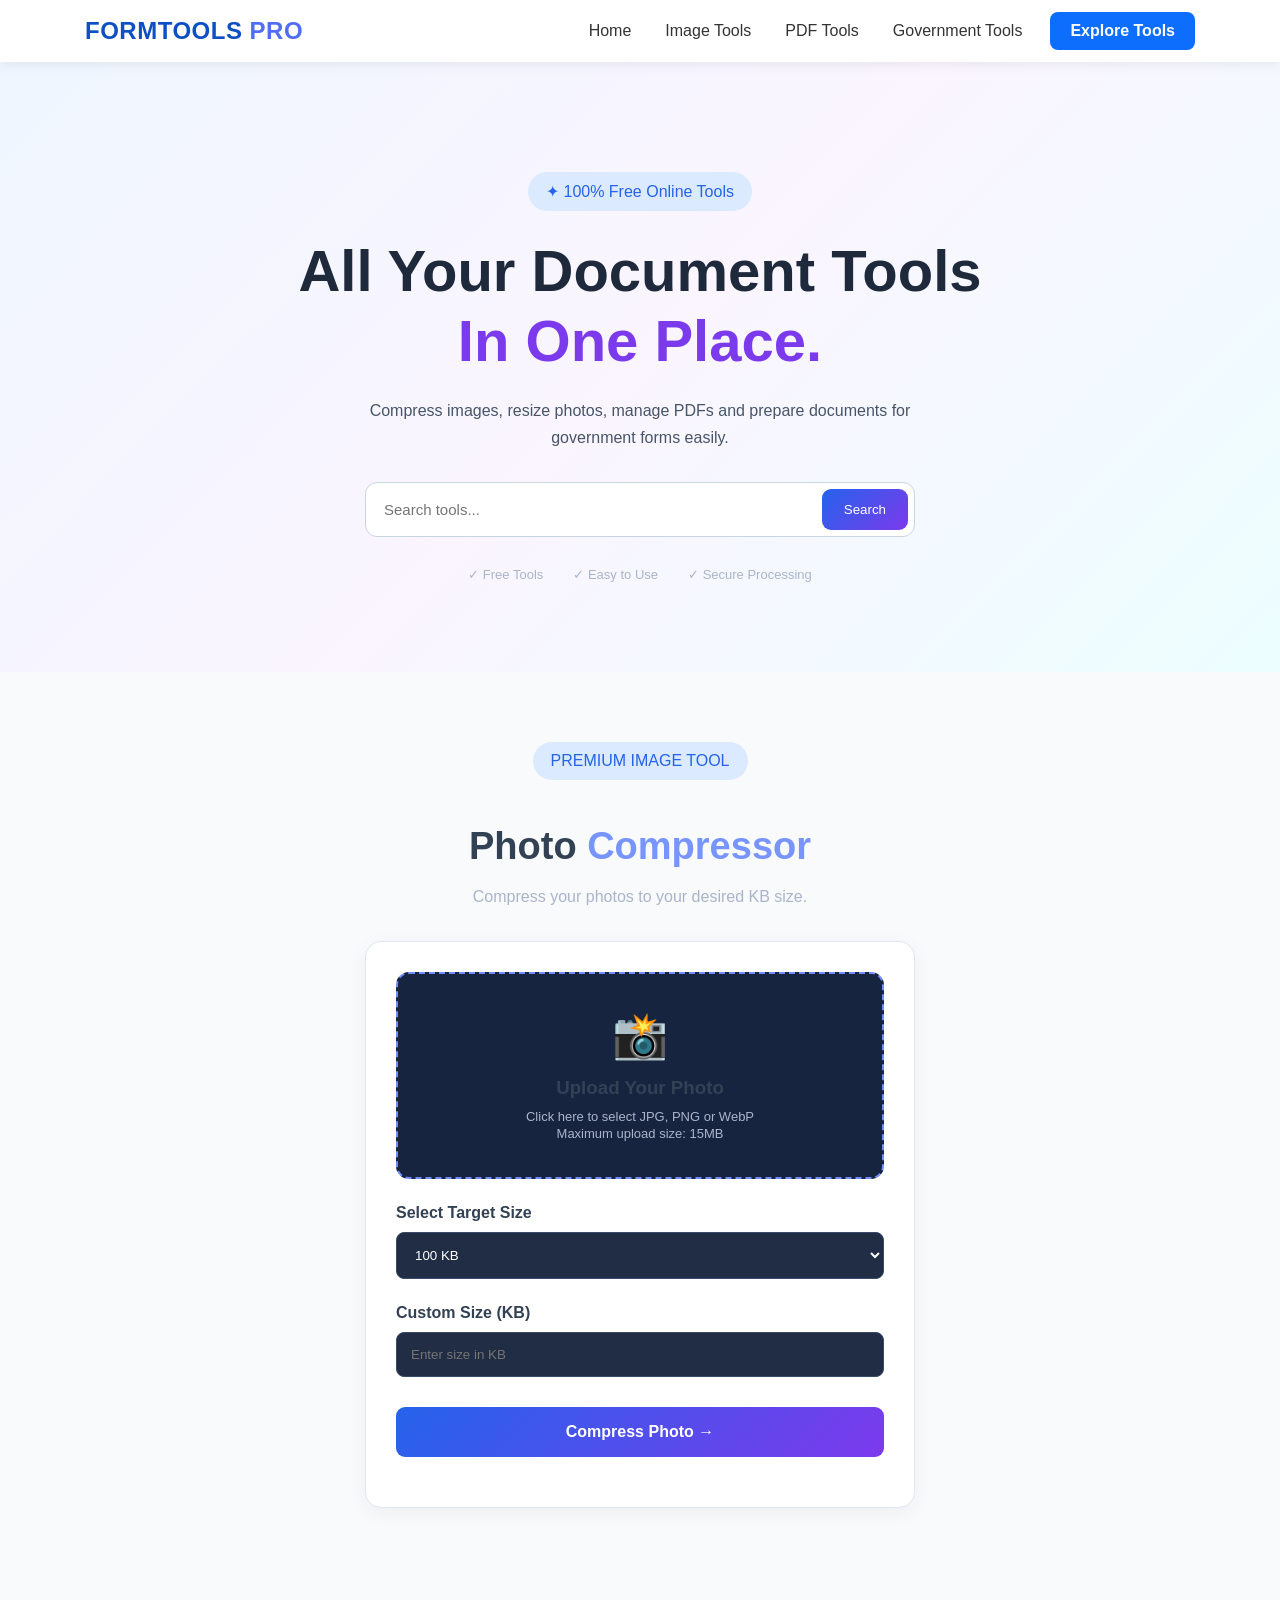
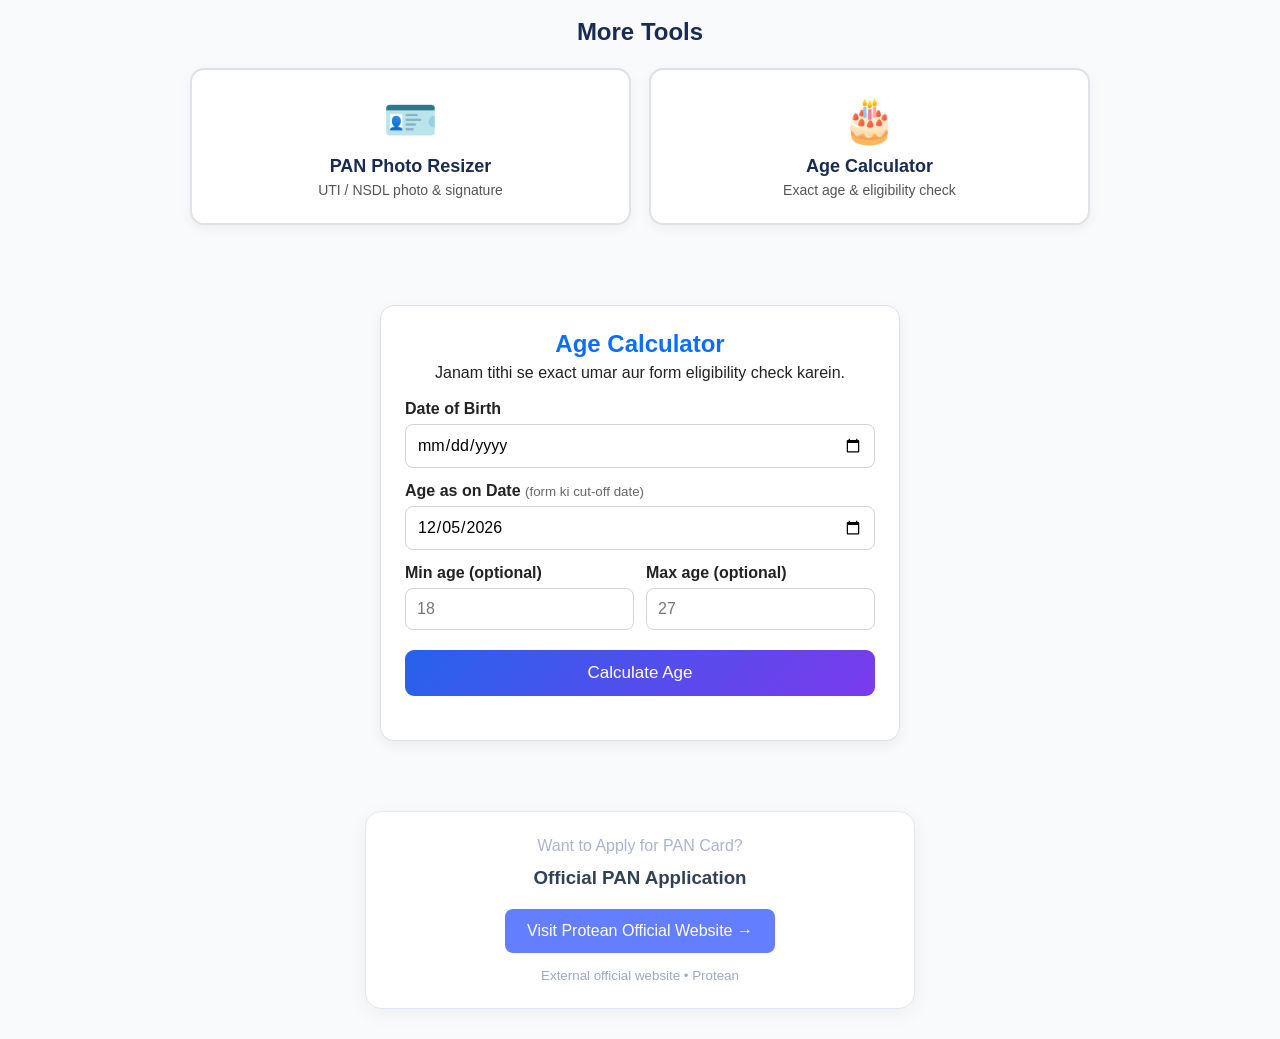
<file: INDEX.HTML>
<!DOCTYPE html>
<html lang="en">
<head>
    <meta charset="UTF-8">
    <meta name="viewport" content="width=device-width, initial-scale=1.0">
    <title>FormTools Pro - Free Online Tools</title>
    <link rel="stylesheet" href="style.css">
</head>
<body>

<div class="fnav" id="top">
  <div class="fnav-in">
    <a href="#top" class="fnav-logo">FORMTOOLS <span>PRO</span></a>

    <button class="fnav-burger" id="fnavBurger" type="button" aria-label="Menu">☰</button>

    <div class="fnav-menu" id="fnavMenu">
      <a href="#top">Home</a>
      <a href="#image-tools">Image Tools</a>
      <a href="#pdf-tools">PDF Tools</a>
      <a href="#pan-auto">Government Tools</a>
      <a href="#image-tools" class="fnav-btn">Explore Tools</a>
    </div>
  </div>

  <style>
    html{scroll-behavior:smooth}
    .fnav{position:sticky;top:0;z-index:1000;background:rgba(255,255,255,.92);
      backdrop-filter:blur(8px);box-shadow:0 2px 12px rgba(0,0,0,.08)}
    .fnav-in{max-width:1150px;margin:auto;padding:12px 20px;display:flex;align-items:center;
      justify-content:space-between;gap:16px}
    .fnav-logo{font-size:24px;font-weight:800;color:#0d4fc4;text-decoration:none;letter-spacing:.5px;white-space:nowrap}
    .fnav-logo span{color:#4f6df5}
    .fnav-menu{display:flex;align-items:center;gap:6px}
    .fnav-menu a{text-decoration:none;color:#333;font-size:16px;padding:8px 14px;border-radius:8px;
      white-space:nowrap;transition:background .2s,color .2s}
    .fnav-menu a:hover{background:#eef4ff;color:#0d6efd}
    .fnav-menu a.fnav-btn{background:#0d6efd;color:#fff;font-weight:600;margin-left:8px;padding:10px 20px}
    .fnav-menu a.fnav-btn:hover{background:#0b5ed7;color:#fff}
    .fnav-burger{display:none;background:none;border:0;font-size:28px;color:#0d4fc4;cursor:pointer}

    @media (max-width:800px){
      .fnav-burger{display:block}
      .fnav-menu{display:none;position:absolute;top:100%;left:0;right:0;background:#fff;
        flex-direction:column;align-items:stretch;padding:10px 16px 16px;gap:4px;
        box-shadow:0 8px 14px rgba(0,0,0,.1)}
      .fnav-menu.open{display:flex}
      .fnav-menu a{padding:12px 14px}
      .fnav-menu a.fnav-btn{margin:8px 0 0;text-align:center}
    }
  </style>

  <script>
    (function () {
      var b = document.getElementById('fnavBurger'), m = document.getElementById('fnavMenu');
      b.addEventListener('click', function () { m.classList.toggle('open'); });
      m.querySelectorAll('a').forEach(function (a) {
        a.addEventListener('click', function () { m.classList.remove('open'); });
      });
    })();
  </script>
</div>


<section class="hero">
    <div class="badge">✦ 100% Free Online Tools</div>

    <h1>All Your Document Tools<br>
        <span>In One Place.</span>
    </h1>

    <p>Compress images, resize photos, manage PDFs and prepare documents for government forms easily.</p>

    <div class="search-box">
        <input type="text" id="searchInput"
        placeholder="Search tools...">
        <button onclick="searchTools()">Search</button>
    </div>

    <div class="hero-info">
        <span>✓ Free Tools</span>
        <span>✓ Easy to Use</span>
        <span>✓ Secure Processing</span>
    </div>
</section>
<section class="compressor-section" id="compressor">

    <div class="compressor-heading">
        <span class="badge">PREMIUM IMAGE TOOL</span>
        <h2>Photo <span>Compressor</span></h2>
        <p>Compress your photos to your desired KB size.</p>
    </div>

    <div class="compressor-box">

        <label for="photoInput" class="upload-area">
            <div class="upload-icon">📸</div>
            <h3>Upload Your Photo</h3>
            <p>Click here to select JPG, PNG or WebP</p>
            <span>Maximum upload size: 15MB</span>
        </label>

        <input type="file" id="photoInput"
        accept="image/jpeg,image/png,image/webp">

        <div id="previewBox" class="preview-box">
            <img id="previewImage" alt="Photo preview">
        </div>

        <div class="size-control">
            <label>Select Target Size</label>

            <select id="targetSize">
                <option value="20">20 KB</option>
                <option value="50">50 KB</option>
                <option value="100" selected>100 KB</option>
                <option value="200">200 KB</option>
                <option value="500">500 KB</option>
            

<section class="tools-section" id="image-tools">
    <div class="section-heading">
        <h2>Image Tools</h2>
        <p>Resize and compress your images easily.</p>
    </div>

    <div class="tools-grid">
        <div class="tool-card">
      <div class="icon">🪪</div>
      <h3>PAN Photo Resizer</h3>
      <p>Resize photo & signature for UTI / NSDL.</p>
      <button onclick="fmShow('pan-auto')">Use Tool →</button>
    </div>

    <div class="tool-card">
      <div class="icon">🎂</div>
      <h3>Age Calculator</h3>
      <p>Exact age and form eligibility check.</p>
      <button onclick="fmShow('age-calc')">Use Tool →</button>
    </div>

    <style>
      /* Ye dono tools shuru mein chhupe rahenge, card dabane par khulenge */
      #pan-auto, #age-calc { display: none; }
    </style>
    <script>
      function fmShow(id) {
        ['pan-auto', 'age-calc'].forEach(function (x) {
          var e = document.getElementById(x);
          if (e) e.style.display = (x === id) ? 'block' : 'none';
        });
        var t = document.getElementById(id);
        if (t) t.scrollIntoView({ behavior: 'smooth', block: 'start' });
      }
      // Navbar ka "Government Tools" link bhi PAN tool khole
      document.addEventListener('DOMContentLoaded', function () {
        document.querySelectorAll('a[href="#pan-auto"]').forEach(function (a) {
          a.addEventListener('click', function (ev) { ev.preventDefault(); fmShow('pan-auto'); });
        });
      });
    </script>


        <div class="tool-card">
            <div class="icon">📸</div>
            <h3>Photo Compressor</h3>
            <p>Reduce photo size to 20KB, 50KB or 100KB.</p>
            <button onclick="openTool('compressor')">Use Tool →</button>
        </div>

        <div class="tool-card">
            <div class="icon">🖼️</div>
            <h3>Photo Resizer</h3>
            <p>Resize photos according to required dimensions.</p>
            <button onclick="openTool('resizer')">Use Tool →</button>
        </div>

        <div class="tool-card">
            <div class="icon">✂️</div>
            <h3>Image Cropper</h3>
            <p>Crop your image in different sizes.</p>
            <button onclick="openTool('cropper')">Use Tool →</button>
        </div>

    </div>
</section>

<section class="tools-section" id="pdf-tools">
    <div class="section-heading">
        <h2>PDF Tools</h2>
        <p>Manage your PDF documents in seconds.</p>
    </div>

    <div class="tools-grid">

        <div class="tool-card">
            <div class="icon">📄</div>
            <h3>PDF Compressor</h3>
            <p>Reduce the size of your PDF documents.</p>
            <button onclick="openTool('pdfcompress')">Use Tool →</button>
        </div>

        <div class="tool-card">
            <div class="icon">🔗</div>
            <h3>Merge PDF</h3>
            <p>Combine multiple PDF files into one.</p>
            <button onclick="openTool('merge')">Use Tool →</button>
        </div>

        <div class="tool-card">
            <div class="icon">📑</div>
            <h3>JPG to PDF</h3>
            <p>Convert your images into PDF files.</p>
            <button onclick="openTool('jpgpdf')">Use Tool →</button>
        </div>

    </div>
</section>

<section class="tools-section" id="gov-tools">
    <div class="section-heading">
        <h2>Government Form Tools</h2>
        <p>Prepare photos and signatures for applications.</p>
    </div>

    <div class="tools-grid">

        <div class="tool-card">
            <div class="icon">🪪</div>
            <h3>PAN Card Photo</h3>
            <p>Prepare your photo according to application requirements.</p>
            <button onclick="openTool('pan')">Use Tool →</button>
        </div>

        <div class="tool-card">
            <div class="icon">✍️</div>
            <h3>Signature Resizer</h3>
            <p>Resize your signature for online forms.</p>
            <button onclick="openTool('signature')">Use Tool →</button>
        </div>

        <div class="tool-card">
            <div class="icon">🎓</div>
            <h3>Exam Photo Maker</h3>
            <p>Prepare photos for competitive exam applications.</p>
            <button onclick="openTool('exam')">Use Tool →</button>
        </div>

    </div>
</section>

<footer>
    <h2>FORMTOOLS PRO</h2>
    <p>Free Online Tools For Everyone.</p>
    <p>© 2026 FormTools Pro. All Rights Reserved.</p>
</footer>
<!-- PHOTO COMPRESSOR TOOL -->

</select>
        </div>

        <div class="size-control">
            <label>Custom Size (KB)</label>
            <input type="number" id="customSize"
            placeholder="Enter size in KB" min="1" max="10000">
        </div>

        <button class="compress-btn" id="compressBtn">
            Compress Photo →
        </button>

        <div id="resultBox" class="result-box">
            <h3>Compression Result</h3>
            <p id="resultText"></p>
            <button id="downloadBtn">Download Photo ↓</button>
        </div>

        <p id="statusMessage"></p>

    </div>
</section>
<section class="more-tools" id="more-tools">
  <h2>More Tools</h2>
  <div class="mt-grid">

    <a class="mt-card" href="pan-tool.html">
      <div class="mt-ico">🪪</div>
      <b>PAN Photo Resizer</b>
      <span>UTI / NSDL photo & signature</span>
    </a>

    <a class="mt-card" href="age-tool.html">
      <div class="mt-ico">🎂</div>
      <b>Age Calculator</b>
      <span>Exact age & eligibility check</span>
    </a>

  </div>

  <style>
    .more-tools{padding:40px 16px;text-align:center}
    .more-tools h2{margin:0 0 22px;color:#1b2a52}
    .mt-grid{max-width:900px;margin:auto;display:grid;grid-template-columns:repeat(auto-fit,minmax(220px,1fr));gap:18px}
    .mt-card{display:block;background:#fff;border:2px solid #dee2e6;border-radius:14px;padding:24px 16px;
      text-decoration:none;box-shadow:0 4px 12px rgba(0,0,0,.05);transition:.2s}
    .mt-card:hover{border-color:#0d6efd;transform:translateY(-4px)}
    .mt-ico{font-size:44px}
    .mt-card b{display:block;margin:10px 0 4px;font-size:18px;color:#1b2a52}
    .mt-card span{font-size:14px;color:#555}
  </style>
</section>

<section class="age-section" id="age-calc">
  <div class="age-box">
    <h2>Age Calculator</h2>
    <p>Janam tithi se exact umar aur form eligibility check karein.</p>

    <label for="ageDob">Date of Birth</label>
    <input type="date" id="ageDob">

    <label for="ageOn">Age as on Date <small>(form ki cut-off date)</small></label>
    <input type="date" id="ageOn">

    <div class="age-elig">
      <div>
        <label for="ageMin">Min age (optional)</label>
        <input type="number" id="ageMin" min="0" placeholder="18">
      </div>
      <div>
        <label for="ageMax">Max age (optional)</label>
        <input type="number" id="ageMax" min="0" placeholder="27">
      </div>
    </div>

    <button id="ageBtn" type="button">Calculate Age</button>
    <div id="ageResult"></div>
  </div>

  <style>
    .age-section{padding:40px 16px}
    .age-box{max-width:520px;margin:auto;background:#fff;border:1px solid #dee2e6;border-radius:14px;
      padding:24px;box-shadow:0 4px 14px rgba(0,0,0,.06);color:#222}
    .age-box h2{text-align:center;color:#0d6efd;margin:0 0 6px}
    .age-box p{text-align:center;margin:0 0 18px}
    .age-box label{display:block;margin:14px 0 6px;font-weight:600}
    .age-box small{font-weight:400;color:#666}
    .age-box input{width:100%;box-sizing:border-box;padding:11px;border:1px solid #ced4da;border-radius:8px;font-size:16px}
    .age-elig{display:flex;gap:12px}
    .age-elig>div{flex:1}
    #ageBtn{width:100%;margin-top:20px;background:#0d6efd;color:#fff;border:0;border-radius:8px;
      padding:13px;font-size:17px;cursor:pointer}
    #ageResult{margin-top:20px}
    .age-main{background:#eef4ff;border:2px solid #0d6efd;border-radius:10px;padding:16px;text-align:center;
      font-size:22px;font-weight:700;color:#0b4fb3}
    .age-list{margin:14px 0 0;padding:0;list-style:none}
    .age-list li{padding:9px 0;border-bottom:1px solid #eee;display:flex;justify-content:space-between;gap:10px}
    .age-ok{margin-top:14px;padding:12px;border-radius:8px;text-align:center;font-weight:700;background:#d1e7dd;color:#0f5132}
    .age-no{margin-top:14px;padding:12px;border-radius:8px;text-align:center;font-weight:700;background:#f8d7da;color:#842029}
    .age-err{color:#842029;text-align:center;font-weight:600}
  </style>

  <script>
  (function () {
    const $ = id => document.getElementById(id);
    const dobEl = $('ageDob'), onEl = $('ageOn'), out = $('ageResult');

    // "As on" ki default date aaj ki
    const t = new Date();
    onEl.value = t.getFullYear() + '-' + String(t.getMonth() + 1).padStart(2, '0') + '-' + String(t.getDate()).padStart(2, '0');

    const parse = s => { const [y, m, d] = s.split('-').map(Number); return { y, m: m - 1, d }; };
    const utc = o => Date.UTC(o.y, o.m, o.d);
    const fmt = ms => new Date(ms).toLocaleDateString('en-IN', { day: 'numeric', month: 'long', year: 'numeric', timeZone: 'UTC' });

    $('ageBtn').addEventListener('click', function () {
      if (!dobEl.value || !onEl.value) { out.innerHTML = '<p class="age-err">Date of Birth aur As-on date dono bharein.</p>'; return; }
      const dob = parse(dobEl.value), on = parse(onEl.value);
      if (utc(dob) > utc(on)) { out.innerHTML = '<p class="age-err">Janam tithi, As-on date se pehle honi chahiye.</p>'; return; }

      let y = on.y - dob.y, m = on.m - dob.m, d = on.d - dob.d;
      if (d < 0) { m--; d += new Date(on.y, on.m, 0).getDate(); }
      if (m < 0) { y--; m += 12; }

      const DAY = 86400000;
      const totalDays = Math.round((utc(on) - utc(dob)) / DAY);
      let next = Date.UTC(on.y, dob.m, dob.d);
      if (next < utc(on)) next = Date.UTC(on.y + 1, dob.m, dob.d);
      const daysLeft = Math.round((next - utc(on)) / DAY);
      const weekday = new Date(utc(dob)).toLocaleDateString('en-IN', { weekday: 'long', timeZone: 'UTC' });

      let html = '<div class="age-main">' + y + ' Years, ' + m + ' Months, ' + d + ' Days</div>' +
        '<ul class="age-list">' +
        '<li><span>Total Months</span><b>' + (y * 12 + m) + '</b></li>' +
        '<li><span>Total Days</span><b>' + totalDays.toLocaleString('en-IN') + '</b></li>' +
        '<li><span>Next Birthday</span><b>' + (daysLeft === 0 ? 'Aaj hai! 🎉' : fmt(next) + ' (' + daysLeft + ' din baad)') + '</b></li>' +
        '<li><span>Janam ka din</span><b>' + weekday + '</b></li>' +
        '</ul>';

      const minV = $('ageMin').value, maxV = $('ageMax').value;
      if (minV !== '' || maxV !== '') {
        const okMin = minV === '' || y >= Number(minV);
        const okMax = maxV === '' || y <= Number(maxV);
        html += (okMin && okMax)
          ? '<div class="age-ok">✔ Eligible — umar limit ke andar hai</div>'
          : '<div class="age-no">✘ Eligible nahi — ' + (!okMin ? 'umar minimum se kam hai' : 'umar maximum se zyada hai') + '</div>';
      }
      out.innerHTML = html;
    });
  })();
  </script>
</section>

<script>
(function () {
  // Size/KB yahan edit karein — official site se verify zaroor karein.
  const SPECS = {
    UTI:  { photo:{w:213,h:213,kb:30}, sign:{w:400,h:200,kb:30}, doc:{w:null,h:null,kb:200} },
    NSDL: { photo:{w:213,h:213,kb:50}, sign:{w:354,h:157,kb:50}, doc:{w:null,h:null,kb:300} }
  };

  const $ = id => document.getElementById(id);
  const val = n => (document.querySelector('input[name=' + n + ']:checked') || {}).value;
  const msg = $('panMsg');

  function getSpec() {
    const p = val('panProv'), t = val('panType');
    return p && t ? SPECS[p][t] : null;
  }

  function showSpec() {
    const s = getSpec();
    $('panSpec').textContent = s
      ? 'Size: ' + (s.w ? s.w + '×' + s.h + ' px' : 'original') + ' • Max ' + s.kb + ' KB • JPG'
      : 'Pehle UTI/NSDL aur Type select karein.';
  }
  document.querySelectorAll('input[name=panProv], input[name=panType]')
    .forEach(r => r.addEventListener('change', showSpec));

  $('panImage').addEventListener('change', function () {
    const f = this.files[0];
    msg.textContent = f
      ? 'Photo mil gayi: ' + f.name + ' (' + (f.size / 1024).toFixed(0) + ' KB). Ab "Resize PAN Photo" dabayein.'
      : '';
  });

  function loadImage(file) {
    return new Promise((resolve, reject) => {
      const img = new Image();
      img.onload = () => resolve(img);
      img.onerror = () => reject(new Error('Ye image khul nahi rahi. JPG ya PNG try karein.'));
      img.src = URL.createObjectURL(file);
    });
  }
  const toBlob = (c, q) => new Promise(r => c.toBlob(r, 'image/jpeg', q));

  $('panResizeBtn').addEventListener('click', async function () {
    try {
      const s = getSpec();
      const f = $('panImage').files[0];
      if (!s) { msg.textContent = 'Pehle UTI/NSDL aur Type select karein.'; return; }
      if (!f) { msg.textContent = 'Pehle photo choose karein.'; return; }

      msg.textContent = 'Resize ho raha hai...';
      const img = await loadImage(f);

      let w = s.w || img.naturalWidth, h = s.h || img.naturalHeight;
      if (!s.w) {
        const m = Math.max(w, h);
        if (m > 1600) { w = Math.round(w * 1600 / m); h = Math.round(h * 1600 / m); }
      }
      const c = document.createElement('canvas');
      c.width = w; c.height = h;
      const x = c.getContext('2d');
      x.fillStyle = '#fff'; x.fillRect(0, 0, w, h);
      x.drawImage(img, 0, 0, w, h);

      let q = 0.95, blob = await toBlob(c, q);
      while (blob && blob.size > s.kb * 1024 && q > 0.1) { q -= 0.05; blob = await toBlob(c, q); }
      if (!blob) throw new Error('Image ban nahi paayi.');

      const url = URL.createObjectURL(blob);
      msg.textContent = blob.size <= s.kb * 1024
        ? 'Ho gaya: ' + w + '×' + h + ' px, ' + (blob.size / 1024).toFixed(1) + ' KB'
        : 'Size ' + (blob.size / 1024).toFixed(1) + ' KB hai, limit se zyada — chhoti image try karein.';
      $('panPreview').innerHTML = '<img src="' + url + '">';
      const a = $('panDownload');
      a.href = url;
      a.download = val('panProv') + '_' + val('panType') + '.jpg';
      a.style.display = 'inline-block';
    } catch (err) {
      msg.textContent = 'Error: ' + err.message;
    }
  });

  msg.textContent = 'Tool ready hai.';
})();
</script>


<div class="official-pan">
    <p>Want to Apply for PAN Card?</p>

    <h3>Official PAN Application</h3>

    <a href="https://www.protean-tinpan.com/"
       target="_blank"
       rel="noopener noreferrer"
       class="protean-link">

        Visit Protean Official Website →
    </a>

    <small>External official website • Protean</small>
</div>

<script src="script.js"></script>
</body>
</html>
</file>
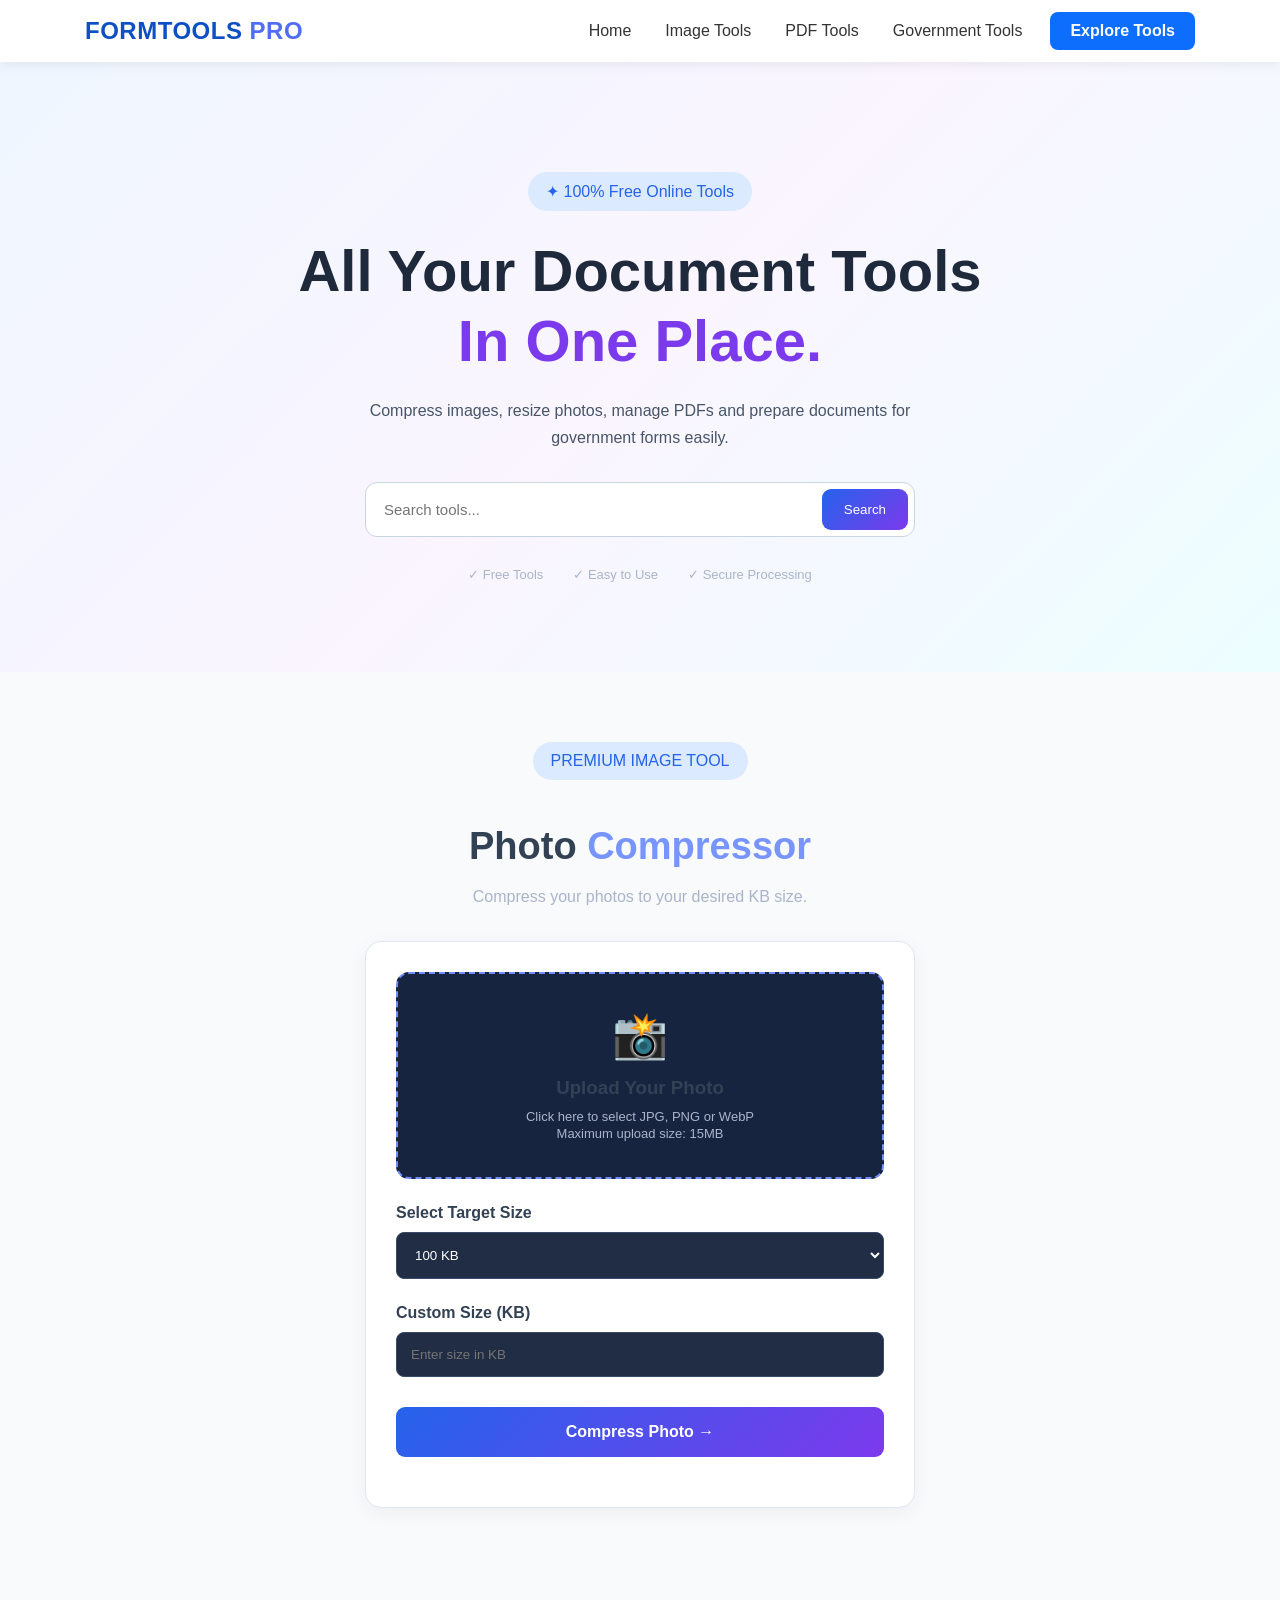
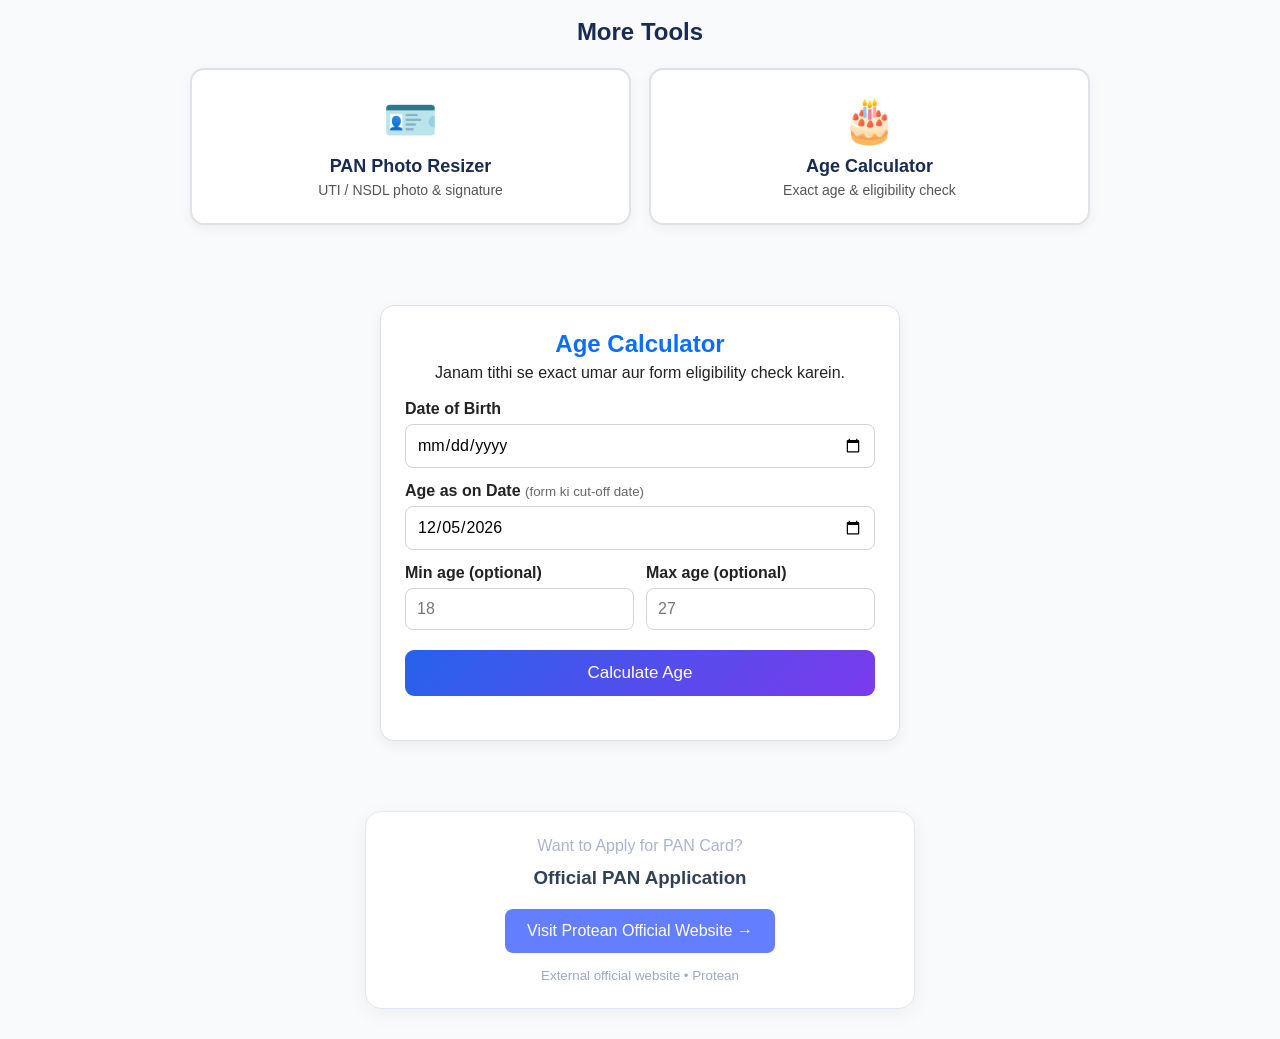
<file: index.html>
<!DOCTYPE html>
<html lang="en">
<head>
    <meta charset="UTF-8">
    <meta name="viewport" content="width=device-width, initial-scale=1.0">
    <title>FormTools Pro - Free Online Tools</title>
    <meta name="description" content="FormTools Pro: free online PAN card photo resizer, photo compressor to KB, age calculator and more tools for government forms.">
    <link rel="stylesheet" href="style.css">
</head>
<body>

<div class="fnav" id="top">
  <div class="fnav-in">
    <a href="#top" class="fnav-logo">FORMTOOLS <span>PRO</span></a>

    <button class="fnav-burger" id="fnavBurger" type="button" aria-label="Menu">☰</button>

    <div class="fnav-menu" id="fnavMenu">
      <a href="#top">Home</a>
      <a href="#image-tools">Image Tools</a>
      <a href="#pdf-tools">PDF Tools</a>
      <a href="pan-tool.html">Government Tools</a>
      <a href="#image-tools" class="fnav-btn">Explore Tools</a>
    </div>
  </div>

  <style>
    html{scroll-behavior:smooth}
    .fnav{position:sticky;top:0;z-index:1000;background:rgba(255,255,255,.92);
      backdrop-filter:blur(8px);box-shadow:0 2px 12px rgba(0,0,0,.08)}
    .fnav-in{max-width:1150px;margin:auto;padding:12px 20px;display:flex;align-items:center;
      justify-content:space-between;gap:16px}
    .fnav-logo{font-size:24px;font-weight:800;color:#0d4fc4;text-decoration:none;letter-spacing:.5px;white-space:nowrap}
    .fnav-logo span{color:#4f6df5}
    .fnav-menu{display:flex;align-items:center;gap:6px}
    .fnav-menu a{text-decoration:none;color:#333;font-size:16px;padding:8px 14px;border-radius:8px;
      white-space:nowrap;transition:background .2s,color .2s}
    .fnav-menu a:hover{background:#eef4ff;color:#0d6efd}
    .fnav-menu a.fnav-btn{background:#0d6efd;color:#fff;font-weight:600;margin-left:8px;padding:10px 20px}
    .fnav-menu a.fnav-btn:hover{background:#0b5ed7;color:#fff}
    .fnav-burger{display:none;background:none;border:0;font-size:28px;color:#0d4fc4;cursor:pointer}

    @media (max-width:800px){
      .fnav-burger{display:block}
      .fnav-menu{display:none;position:absolute;top:100%;left:0;right:0;background:#fff;
        flex-direction:column;align-items:stretch;padding:10px 16px 16px;gap:4px;
        box-shadow:0 8px 14px rgba(0,0,0,.1)}
      .fnav-menu.open{display:flex}
      .fnav-menu a{padding:12px 14px}
      .fnav-menu a.fnav-btn{margin:8px 0 0;text-align:center}
    }
  </style>

  <script>
    (function () {
      var b = document.getElementById('fnavBurger'), m = document.getElementById('fnavMenu');
      b.addEventListener('click', function () { m.classList.toggle('open'); });
      m.querySelectorAll('a').forEach(function (a) {
        a.addEventListener('click', function () { m.classList.remove('open'); });
      });
    })();
  </script>
</div>


<section class="hero">
    <div class="badge">✦ 100% Free Online Tools</div>

    <h1>All Your Document Tools<br>
        <span>In One Place.</span>
    </h1>

    <p>Compress images, resize photos, manage PDFs and prepare documents for government forms easily.</p>

    <div class="search-box">
        <input type="text" id="searchInput"
        placeholder="Search tools...">
        <button onclick="searchTools()">Search</button>
    </div>

    <div class="hero-info">
        <span>✓ Free Tools</span>
        <span>✓ Easy to Use</span>
        <span>✓ Secure Processing</span>
    </div>
</section>
<section class="compressor-section" id="compressor">

    <div class="compressor-heading">
        <span class="badge">PREMIUM IMAGE TOOL</span>
        <h2>Photo <span>Compressor</span></h2>
        <p>Compress your photos to your desired KB size.</p>
    </div>

    <div class="compressor-box">

        <label for="photoInput" class="upload-area">
            <div class="upload-icon">📸</div>
            <h3>Upload Your Photo</h3>
            <p>Click here to select JPG, PNG or WebP</p>
            <span>Maximum upload size: 15MB</span>
        </label>

        <input type="file" id="photoInput"
        accept="image/jpeg,image/png,image/webp">

        <div id="previewBox" class="preview-box">
            <img id="previewImage" alt="Photo preview">
        </div>

        <div class="size-control">
            <label>Select Target Size</label>

            <select id="targetSize">
                <option value="20">20 KB</option>
                <option value="50">50 KB</option>
                <option value="100" selected>100 KB</option>
                <option value="200">200 KB</option>
                <option value="500">500 KB</option>
            

<section class="tools-section" id="image-tools">
    <div class="section-heading">
        <h2>Image Tools</h2>
        <p>Resize and compress your images easily.</p>
    </div>

    <div class="tools-grid">
        <div class="tool-card">
      <div class="icon">🪪</div>
      <h3>PAN Photo Resizer</h3>
      <p>Resize photo & signature for UTI / NSDL.</p>
      <button onclick="fmShow('pan-auto')">Use Tool →</button>
    </div>

    <div class="tool-card">
      <div class="icon">🎂</div>
      <h3>Age Calculator</h3>
      <p>Exact age and form eligibility check.</p>
      <button onclick="fmShow('age-calc')">Use Tool →</button>
    </div>

    <style>
      /* Ye dono tools shuru mein chhupe rahenge, card dabane par khulenge */
      #pan-auto, #age-calc { display: none; }
    </style>
    <script>
      function fmShow(id) {
        ['pan-auto', 'age-calc'].forEach(function (x) {
          var e = document.getElementById(x);
          if (e) e.style.display = (x === id) ? 'block' : 'none';
        });
        var t = document.getElementById(id);
        if (t) t.scrollIntoView({ behavior: 'smooth', block: 'start' });
      }
      // Navbar ka "Government Tools" link bhi PAN tool khole
      document.addEventListener('DOMContentLoaded', function () {
        document.querySelectorAll('a[href="#pan-auto"]').forEach(function (a) {
          a.addEventListener('click', function (ev) { ev.preventDefault(); fmShow('pan-auto'); });
        });
      });
    </script>


        <div class="tool-card">
            <div class="icon">📸</div>
            <h3>Photo Compressor</h3>
            <p>Reduce photo size to 20KB, 50KB or 100KB.</p>
            <button onclick="openTool('compressor')">Use Tool →</button>
        </div>

        <div class="tool-card">
            <div class="icon">🖼️</div>
            <h3>Photo Resizer</h3>
            <p>Resize photos according to required dimensions.</p>
            <button onclick="openTool('resizer')">Use Tool →</button>
        </div>

        <div class="tool-card">
            <div class="icon">✂️</div>
            <h3>Image Cropper</h3>
            <p>Crop your image in different sizes.</p>
            <button onclick="openTool('cropper')">Use Tool →</button>
        </div>

    </div>
</section>

<section class="tools-section" id="pdf-tools">
    <div class="section-heading">
        <h2>PDF Tools</h2>
        <p>Manage your PDF documents in seconds.</p>
    </div>

    <div class="tools-grid">

        <div class="tool-card">
            <div class="icon">📄</div>
            <h3>PDF Compressor</h3>
            <p>Reduce the size of your PDF documents.</p>
            <button onclick="openTool('pdfcompress')">Use Tool →</button>
        </div>

        <div class="tool-card">
            <div class="icon">🔗</div>
            <h3>Merge PDF</h3>
            <p>Combine multiple PDF files into one.</p>
            <button onclick="openTool('merge')">Use Tool →</button>
        </div>

        <div class="tool-card">
            <div class="icon">📑</div>
            <h3>JPG to PDF</h3>
            <p>Convert your images into PDF files.</p>
            <button onclick="openTool('jpgpdf')">Use Tool →</button>
        </div>

    </div>
</section>

<section class="tools-section" id="gov-tools">
    <div class="section-heading">
        <h2>Government Form Tools</h2>
        <p>Prepare photos and signatures for applications.</p>
    </div>

    <div class="tools-grid">

        <div class="tool-card">
            <div class="icon">🪪</div>
            <h3>PAN Card Photo</h3>
            <p>Prepare your photo according to application requirements.</p>
            <button onclick="openTool('pan')">Use Tool →</button>
        </div>

        <div class="tool-card">
            <div class="icon">✍️</div>
            <h3>Signature Resizer</h3>
            <p>Resize your signature for online forms.</p>
            <button onclick="openTool('signature')">Use Tool →</button>
        </div>

        <div class="tool-card">
            <div class="icon">🎓</div>
            <h3>Exam Photo Maker</h3>
            <p>Prepare photos for competitive exam applications.</p>
            <button onclick="openTool('exam')">Use Tool →</button>
        </div>

    </div>
</section>

<footer>
    <h2>FORMTOOLS PRO</h2>
    <p>Free Online Tools For Everyone.</p>
    <p>© 2026 FormTools Pro. All Rights Reserved.</p>
</footer>
<!-- PHOTO COMPRESSOR TOOL -->

</select>
        </div>

        <div class="size-control">
            <label>Custom Size (KB)</label>
            <input type="number" id="customSize"
            placeholder="Enter size in KB" min="1" max="10000">
        </div>

        <button class="compress-btn" id="compressBtn">
            Compress Photo →
        </button>

        <div id="resultBox" class="result-box">
            <h3>Compression Result</h3>
            <p id="resultText"></p>
            <button id="downloadBtn">Download Photo ↓</button>
        </div>

        <p id="statusMessage"></p>

    </div>
</section>
<section class="more-tools" id="more-tools">
  <h2>More Tools</h2>
  <div class="mt-grid">

    <a class="mt-card" href="pan-tool.html">
      <div class="mt-ico">🪪</div>
      <b>PAN Photo Resizer</b>
      <span>UTI / NSDL photo & signature</span>
    </a>

    <a class="mt-card" href="age-tool.html">
      <div class="mt-ico">🎂</div>
      <b>Age Calculator</b>
      <span>Exact age & eligibility check</span>
    </a>

  </div>

  <style>
    .more-tools{padding:40px 16px;text-align:center}
    .more-tools h2{margin:0 0 22px;color:#1b2a52}
    .mt-grid{max-width:900px;margin:auto;display:grid;grid-template-columns:repeat(auto-fit,minmax(220px,1fr));gap:18px}
    .mt-card{display:block;background:#fff;border:2px solid #dee2e6;border-radius:14px;padding:24px 16px;
      text-decoration:none;box-shadow:0 4px 12px rgba(0,0,0,.05);transition:.2s}
    .mt-card:hover{border-color:#0d6efd;transform:translateY(-4px)}
    .mt-ico{font-size:44px}
    .mt-card b{display:block;margin:10px 0 4px;font-size:18px;color:#1b2a52}
    .mt-card span{font-size:14px;color:#555}
  </style>
</section>

<section class="age-section" id="age-calc">
  <div class="age-box">
    <h2>Age Calculator</h2>
    <p>Janam tithi se exact umar aur form eligibility check karein.</p>

    <label for="ageDob">Date of Birth</label>
    <input type="date" id="ageDob">

    <label for="ageOn">Age as on Date <small>(form ki cut-off date)</small></label>
    <input type="date" id="ageOn">

    <div class="age-elig">
      <div>
        <label for="ageMin">Min age (optional)</label>
        <input type="number" id="ageMin" min="0" placeholder="18">
      </div>
      <div>
        <label for="ageMax">Max age (optional)</label>
        <input type="number" id="ageMax" min="0" placeholder="27">
      </div>
    </div>

    <button id="ageBtn" type="button">Calculate Age</button>
    <div id="ageResult"></div>
  </div>

  <style>
    .age-section{padding:40px 16px}
    .age-box{max-width:520px;margin:auto;background:#fff;border:1px solid #dee2e6;border-radius:14px;
      padding:24px;box-shadow:0 4px 14px rgba(0,0,0,.06);color:#222}
    .age-box h2{text-align:center;color:#0d6efd;margin:0 0 6px}
    .age-box p{text-align:center;margin:0 0 18px}
    .age-box label{display:block;margin:14px 0 6px;font-weight:600}
    .age-box small{font-weight:400;color:#666}
    .age-box input{width:100%;box-sizing:border-box;padding:11px;border:1px solid #ced4da;border-radius:8px;font-size:16px}
    .age-elig{display:flex;gap:12px}
    .age-elig>div{flex:1}
    #ageBtn{width:100%;margin-top:20px;background:#0d6efd;color:#fff;border:0;border-radius:8px;
      padding:13px;font-size:17px;cursor:pointer}
    #ageResult{margin-top:20px}
    .age-main{background:#eef4ff;border:2px solid #0d6efd;border-radius:10px;padding:16px;text-align:center;
      font-size:22px;font-weight:700;color:#0b4fb3}
    .age-list{margin:14px 0 0;padding:0;list-style:none}
    .age-list li{padding:9px 0;border-bottom:1px solid #eee;display:flex;justify-content:space-between;gap:10px}
    .age-ok{margin-top:14px;padding:12px;border-radius:8px;text-align:center;font-weight:700;background:#d1e7dd;color:#0f5132}
    .age-no{margin-top:14px;padding:12px;border-radius:8px;text-align:center;font-weight:700;background:#f8d7da;color:#842029}
    .age-err{color:#842029;text-align:center;font-weight:600}
  </style>

  <script>
  (function () {
    const $ = id => document.getElementById(id);
    const dobEl = $('ageDob'), onEl = $('ageOn'), out = $('ageResult');

    // "As on" ki default date aaj ki
    const t = new Date();
    onEl.value = t.getFullYear() + '-' + String(t.getMonth() + 1).padStart(2, '0') + '-' + String(t.getDate()).padStart(2, '0');

    const parse = s => { const [y, m, d] = s.split('-').map(Number); return { y, m: m - 1, d }; };
    const utc = o => Date.UTC(o.y, o.m, o.d);
    const fmt = ms => new Date(ms).toLocaleDateString('en-IN', { day: 'numeric', month: 'long', year: 'numeric', timeZone: 'UTC' });

    $('ageBtn').addEventListener('click', function () {
      if (!dobEl.value || !onEl.value) { out.innerHTML = '<p class="age-err">Date of Birth aur As-on date dono bharein.</p>'; return; }
      const dob = parse(dobEl.value), on = parse(onEl.value);
      if (utc(dob) > utc(on)) { out.innerHTML = '<p class="age-err">Janam tithi, As-on date se pehle honi chahiye.</p>'; return; }

      let y = on.y - dob.y, m = on.m - dob.m, d = on.d - dob.d;
      if (d < 0) { m--; d += new Date(on.y, on.m, 0).getDate(); }
      if (m < 0) { y--; m += 12; }

      const DAY = 86400000;
      const totalDays = Math.round((utc(on) - utc(dob)) / DAY);
      let next = Date.UTC(on.y, dob.m, dob.d);
      if (next < utc(on)) next = Date.UTC(on.y + 1, dob.m, dob.d);
      const daysLeft = Math.round((next - utc(on)) / DAY);
      const weekday = new Date(utc(dob)).toLocaleDateString('en-IN', { weekday: 'long', timeZone: 'UTC' });

      let html = '<div class="age-main">' + y + ' Years, ' + m + ' Months, ' + d + ' Days</div>' +
        '<ul class="age-list">' +
        '<li><span>Total Months</span><b>' + (y * 12 + m) + '</b></li>' +
        '<li><span>Total Days</span><b>' + totalDays.toLocaleString('en-IN') + '</b></li>' +
        '<li><span>Next Birthday</span><b>' + (daysLeft === 0 ? 'Aaj hai! 🎉' : fmt(next) + ' (' + daysLeft + ' din baad)') + '</b></li>' +
        '<li><span>Janam ka din</span><b>' + weekday + '</b></li>' +
        '</ul>';

      const minV = $('ageMin').value, maxV = $('ageMax').value;
      if (minV !== '' || maxV !== '') {
        const okMin = minV === '' || y >= Number(minV);
        const okMax = maxV === '' || y <= Number(maxV);
        html += (okMin && okMax)
          ? '<div class="age-ok">✔ Eligible — umar limit ke andar hai</div>'
          : '<div class="age-no">✘ Eligible nahi — ' + (!okMin ? 'umar minimum se kam hai' : 'umar maximum se zyada hai') + '</div>';
      }
      out.innerHTML = html;
    });
  })();
  </script>
</section>

<script>
(function () {
  // Size/KB yahan edit karein — official site se verify zaroor karein.
  const SPECS = {
    UTI:  { photo:{w:213,h:213,kb:30}, sign:{w:400,h:200,kb:30}, doc:{w:null,h:null,kb:200} },
    NSDL: { photo:{w:213,h:213,kb:50}, sign:{w:354,h:157,kb:50}, doc:{w:null,h:null,kb:300} }
  };

  const $ = id => document.getElementById(id);
  const val = n => (document.querySelector('input[name=' + n + ']:checked') || {}).value;
  const msg = $('panMsg');

  function getSpec() {
    const p = val('panProv'), t = val('panType');
    return p && t ? SPECS[p][t] : null;
  }

  function showSpec() {
    const s = getSpec();
    $('panSpec').textContent = s
      ? 'Size: ' + (s.w ? s.w + '×' + s.h + ' px' : 'original') + ' • Max ' + s.kb + ' KB • JPG'
      : 'Pehle UTI/NSDL aur Type select karein.';
  }
  document.querySelectorAll('input[name=panProv], input[name=panType]')
    .forEach(r => r.addEventListener('change', showSpec));

  $('panImage').addEventListener('change', function () {
    const f = this.files[0];
    msg.textContent = f
      ? 'Photo mil gayi: ' + f.name + ' (' + (f.size / 1024).toFixed(0) + ' KB). Ab "Resize PAN Photo" dabayein.'
      : '';
  });

  function loadImage(file) {
    return new Promise((resolve, reject) => {
      const img = new Image();
      img.onload = () => resolve(img);
      img.onerror = () => reject(new Error('Ye image khul nahi rahi. JPG ya PNG try karein.'));
      img.src = URL.createObjectURL(file);
    });
  }
  const toBlob = (c, q) => new Promise(r => c.toBlob(r, 'image/jpeg', q));

  $('panResizeBtn').addEventListener('click', async function () {
    try {
      const s = getSpec();
      const f = $('panImage').files[0];
      if (!s) { msg.textContent = 'Pehle UTI/NSDL aur Type select karein.'; return; }
      if (!f) { msg.textContent = 'Pehle photo choose karein.'; return; }

      msg.textContent = 'Resize ho raha hai...';
      const img = await loadImage(f);

      let w = s.w || img.naturalWidth, h = s.h || img.naturalHeight;
      if (!s.w) {
        const m = Math.max(w, h);
        if (m > 1600) { w = Math.round(w * 1600 / m); h = Math.round(h * 1600 / m); }
      }
      const c = document.createElement('canvas');
      c.width = w; c.height = h;
      const x = c.getContext('2d');
      x.fillStyle = '#fff'; x.fillRect(0, 0, w, h);
      x.drawImage(img, 0, 0, w, h);

      let q = 0.95, blob = await toBlob(c, q);
      while (blob && blob.size > s.kb * 1024 && q > 0.1) { q -= 0.05; blob = await toBlob(c, q); }
      if (!blob) throw new Error('Image ban nahi paayi.');

      const url = URL.createObjectURL(blob);
      msg.textContent = blob.size <= s.kb * 1024
        ? 'Ho gaya: ' + w + '×' + h + ' px, ' + (blob.size / 1024).toFixed(1) + ' KB'
        : 'Size ' + (blob.size / 1024).toFixed(1) + ' KB hai, limit se zyada — chhoti image try karein.';
      $('panPreview').innerHTML = '<img src="' + url + '">';
      const a = $('panDownload');
      a.href = url;
      a.download = val('panProv') + '_' + val('panType') + '.jpg';
      a.style.display = 'inline-block';
    } catch (err) {
      msg.textContent = 'Error: ' + err.message;
    }
  });

  msg.textContent = 'Tool ready hai.';
})();
</script>


<div class="official-pan">
    <p>Want to Apply for PAN Card?</p>

    <h3>Official PAN Application</h3>

    <a href="https://www.protean-tinpan.com/"
       target="_blank"
       rel="noopener noreferrer"
       class="protean-link">

        Visit Protean Official Website →
    </a>

    <small>External official website • Protean</small>
</div>

<script src="script.js"></script>
</body>
</html>
</file>
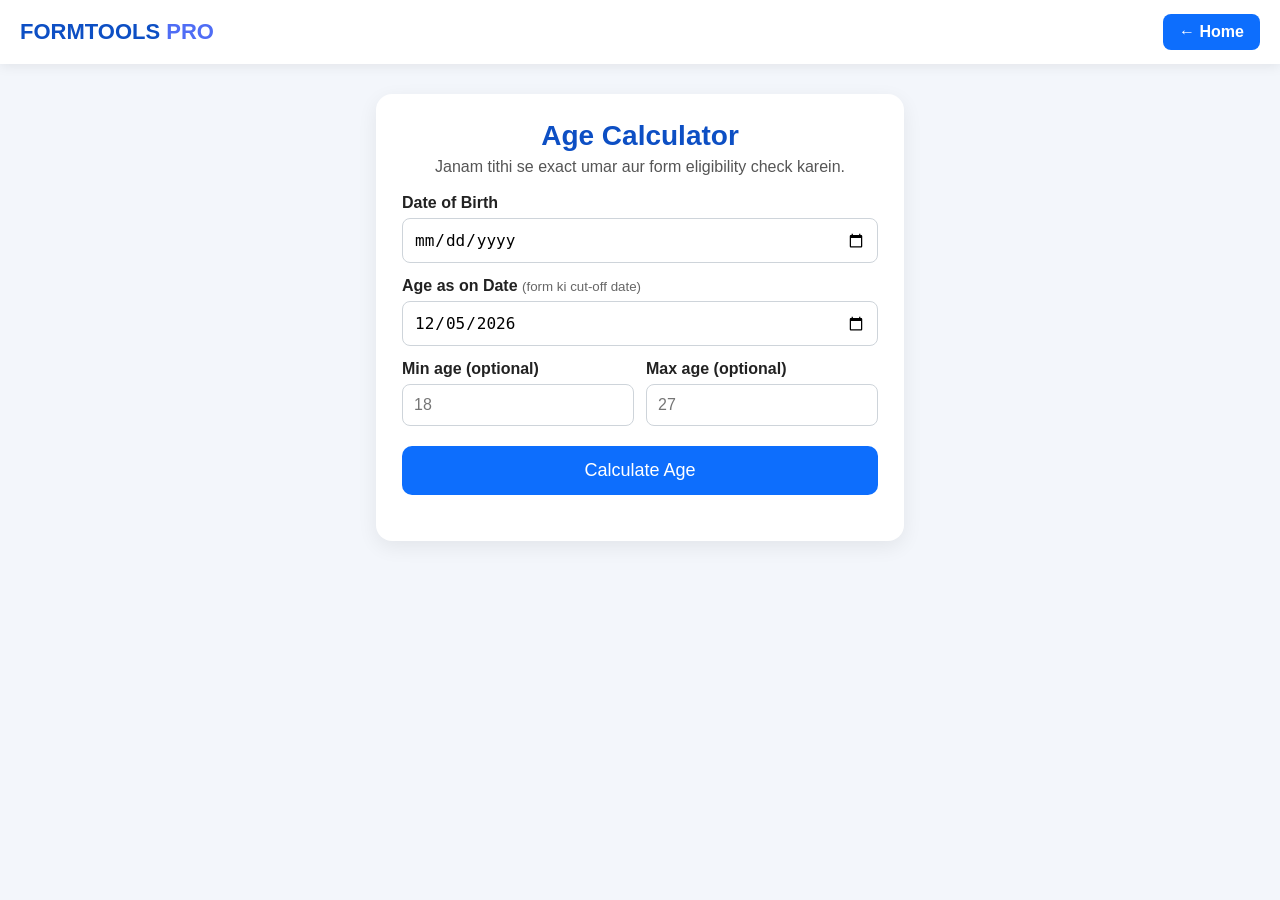
<file: age-tool.html>
<!DOCTYPE html>
<html lang="en">
<head>
<meta charset="UTF-8">
<meta name="viewport" content="width=device-width, initial-scale=1.0">
<title>Age Calculator - FormTools Pro</title>
<style>
  *{box-sizing:border-box}
  body{margin:0;font-family:Arial,Helvetica,sans-serif;background:#f3f6fb;color:#222}
  .top{background:#fff;box-shadow:0 2px 12px rgba(0,0,0,.08);padding:14px 20px;display:flex;
    align-items:center;justify-content:space-between;gap:12px;position:sticky;top:0;z-index:10}
  .logo{font-size:22px;font-weight:800;color:#0d4fc4;text-decoration:none}
  .logo span{color:#4f6df5}
  .back{text-decoration:none;color:#fff;background:#0d6efd;padding:9px 16px;border-radius:8px;font-weight:600}
  .wrap{max-width:560px;margin:30px auto;padding:0 16px}
  .box{background:#fff;border-radius:16px;padding:26px;box-shadow:0 6px 20px rgba(0,0,0,.07)}
  h1{margin:0 0 6px;text-align:center;color:#0d4fc4;font-size:28px}
  .sub{text-align:center;margin:0 0 18px;color:#555}
  label{display:block;margin:14px 0 6px;font-weight:600}
  small{font-weight:400;color:#666}
  input{width:100%;padding:11px;border:1px solid #ced4da;border-radius:8px;font-size:16px}
  .two{display:flex;gap:12px}.two>div{flex:1}
  button{width:100%;margin-top:20px;background:#0d6efd;color:#fff;border:0;border-radius:10px;
    padding:14px;font-size:18px;cursor:pointer}
  #res{margin-top:20px}
  .main{background:#eef4ff;border:2px solid #0d6efd;border-radius:10px;padding:16px;text-align:center;
    font-size:22px;font-weight:700;color:#0b4fb3}
  ul{margin:14px 0 0;padding:0;list-style:none}
  li{padding:9px 0;border-bottom:1px solid #eee;display:flex;justify-content:space-between;gap:10px}
  .ok{margin-top:14px;padding:12px;border-radius:8px;text-align:center;font-weight:700;background:#d1e7dd;color:#0f5132}
  .no{margin-top:14px;padding:12px;border-radius:8px;text-align:center;font-weight:700;background:#f8d7da;color:#842029}
  .err{color:#842029;text-align:center;font-weight:600}
</style>
</head>
<body>

<div class="top">
  <a class="logo" href="INDEX.HTML">FORMTOOLS <span>PRO</span></a>
  <a class="back" href="INDEX.HTML">← Home</a>
</div>

<div class="wrap">
  <div class="box">
    <h1>Age Calculator</h1>
    <p class="sub">Janam tithi se exact umar aur form eligibility check karein.</p>

    <label for="dob">Date of Birth</label>
    <input type="date" id="dob">

    <label for="on">Age as on Date <small>(form ki cut-off date)</small></label>
    <input type="date" id="on">

    <div class="two">
      <div><label for="min">Min age (optional)</label><input type="number" id="min" min="0" placeholder="18"></div>
      <div><label for="max">Max age (optional)</label><input type="number" id="max" min="0" placeholder="27"></div>
    </div>

    <button id="calc" type="button">Calculate Age</button>
    <div id="res"></div>
  </div>
</div>

<script>
(function () {
  const $ = id => document.getElementById(id);
  const out = $('res');
  const t = new Date();
  $('on').value = t.getFullYear() + '-' + String(t.getMonth()+1).padStart(2,'0') + '-' + String(t.getDate()).padStart(2,'0');

  const parse = s => { const [y,m,d] = s.split('-').map(Number); return {y, m:m-1, d}; };
  const utc = o => Date.UTC(o.y, o.m, o.d);
  const fmt = ms => new Date(ms).toLocaleDateString('en-IN', {day:'numeric', month:'long', year:'numeric', timeZone:'UTC'});

  $('calc').addEventListener('click', function () {
    if (!$('dob').value || !$('on').value) { out.innerHTML = '<p class="err">Date of Birth aur As-on date dono bharein.</p>'; return; }
    const dob = parse($('dob').value), on = parse($('on').value);
    if (utc(dob) > utc(on)) { out.innerHTML = '<p class="err">Janam tithi, As-on date se pehle honi chahiye.</p>'; return; }

    let y = on.y - dob.y, m = on.m - dob.m, d = on.d - dob.d;
    if (d < 0) { m--; d += new Date(on.y, on.m, 0).getDate(); }
    if (m < 0) { y--; m += 12; }

    const DAY = 86400000;
    const total = Math.round((utc(on) - utc(dob)) / DAY);
    let next = Date.UTC(on.y, dob.m, dob.d);
    if (next < utc(on)) next = Date.UTC(on.y + 1, dob.m, dob.d);
    const left = Math.round((next - utc(on)) / DAY);
    const wd = new Date(utc(dob)).toLocaleDateString('en-IN', {weekday:'long', timeZone:'UTC'});

    let html = '<div class="main">' + y + ' Years, ' + m + ' Months, ' + d + ' Days</div><ul>' +
      '<li><span>Total Months</span><b>' + (y*12+m) + '</b></li>' +
      '<li><span>Total Days</span><b>' + total.toLocaleString('en-IN') + '</b></li>' +
      '<li><span>Next Birthday</span><b>' + (left === 0 ? 'Aaj hai! 🎉' : fmt(next) + ' (' + left + ' din baad)') + '</b></li>' +
      '<li><span>Janam ka din</span><b>' + wd + '</b></li></ul>';

    const mn = $('min').value, mx = $('max').value;
    if (mn !== '' || mx !== '') {
      const okMin = mn === '' || y >= Number(mn), okMax = mx === '' || y <= Number(mx);
      html += (okMin && okMax)
        ? '<div class="ok">✔ Eligible — umar limit ke andar hai</div>'
        : '<div class="no">✘ Eligible nahi — ' + (!okMin ? 'umar minimum se kam hai' : 'umar maximum se zyada hai') + '</div>';
    }
    out.innerHTML = html;
  });
})();
</script>
</body>
</html>
</file>
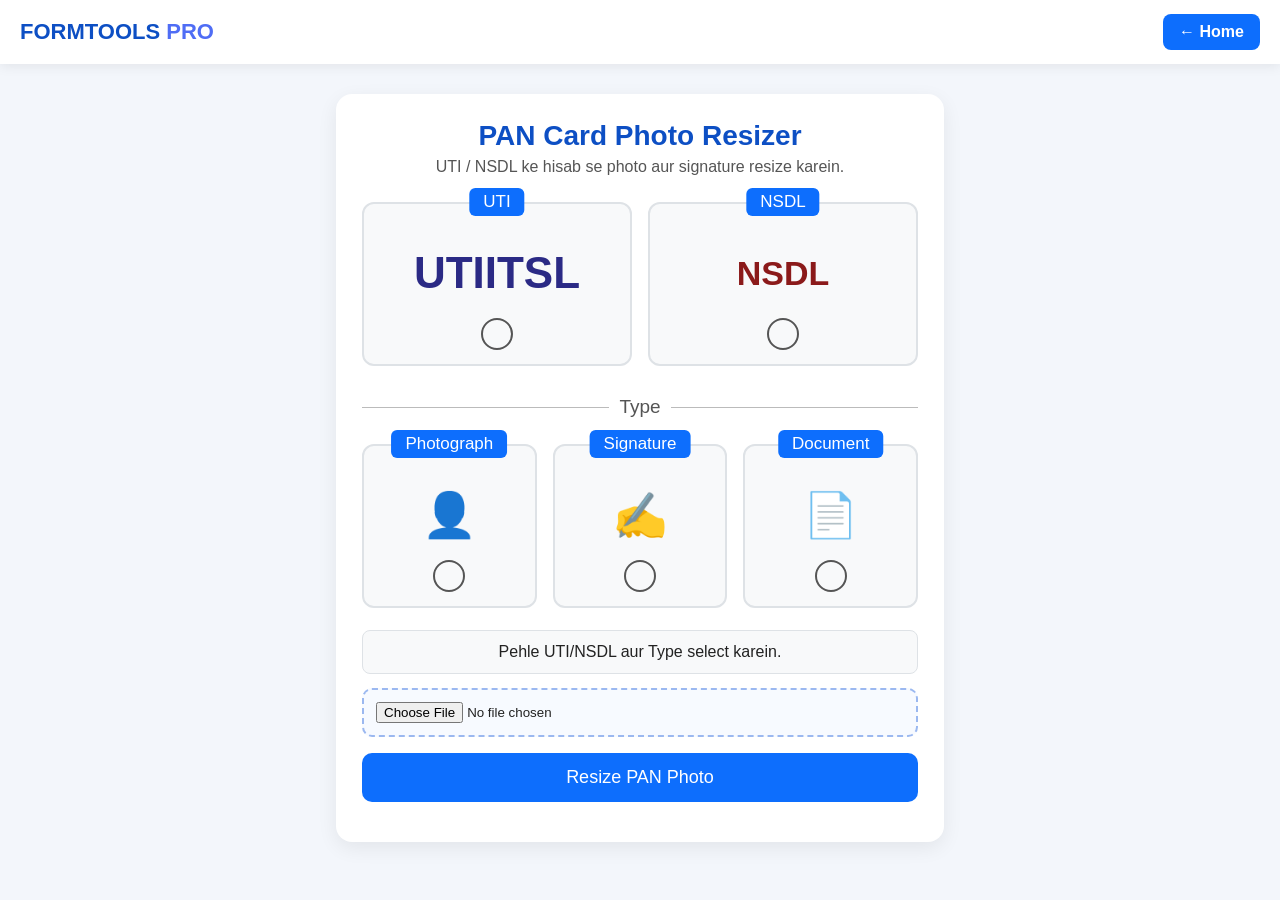
<file: pan-tool.html>
<!DOCTYPE html>
<html lang="en">
<head>
<meta charset="UTF-8">
<meta name="viewport" content="width=device-width, initial-scale=1.0">
<title>PAN Card Photo Resizer - FormTools Pro</title>
<style>
  *{box-sizing:border-box}
  body{margin:0;font-family:Arial,Helvetica,sans-serif;background:#f3f6fb;color:#222}
  .top{background:#fff;box-shadow:0 2px 12px rgba(0,0,0,.08);padding:14px 20px;display:flex;
    align-items:center;justify-content:space-between;gap:12px;position:sticky;top:0;z-index:10}
  .logo{font-size:22px;font-weight:800;color:#0d4fc4;text-decoration:none}
  .logo span{color:#4f6df5}
  .back{text-decoration:none;color:#fff;background:#0d6efd;padding:9px 16px;border-radius:8px;font-weight:600}
  .wrap{max-width:640px;margin:30px auto;padding:0 16px}
  .box{background:#fff;border-radius:16px;padding:26px;box-shadow:0 6px 20px rgba(0,0,0,.07)}
  h1{margin:0 0 6px;text-align:center;color:#0d4fc4;font-size:28px}
  .sub{text-align:center;margin:0 0 10px;color:#555}
  .row{display:flex;flex-wrap:wrap;gap:16px;margin-top:26px}
  .opt{position:relative;background:#f8f9fa;border:2px solid #dee2e6;border-radius:12px;
    padding:34px 14px 14px;text-align:center;cursor:pointer;min-width:130px;flex:1}
  .opt input{display:none}
  .tag{position:absolute;top:-16px;left:50%;transform:translateX(-50%);background:#0d6efd;color:#fff;
    padding:4px 14px;border-radius:6px;font-size:17px;white-space:nowrap}
  .icon{font-size:44px;height:70px;display:flex;align-items:center;justify-content:center}
  .icon img{max-width:100%;max-height:70px}
  .dot{width:32px;height:32px;border:2px solid #555;border-radius:50%;margin:10px auto 0}
  .opt:has(input:checked){border-color:#0d6efd;background:#eef4ff}
  .opt:has(input:checked) .dot{background:#0d6efd;box-shadow:inset 0 0 0 6px #eef4ff}
  .divider{display:flex;align-items:center;gap:10px;margin:30px 0 4px;color:#555;font-size:19px}
  .divider::before,.divider::after{content:"";flex:1;height:1px;background:#bbb}
  .spec{margin:22px 0 14px;background:#f8f9fa;border:1px solid #dee2e6;border-radius:8px;padding:12px;text-align:center}
  input[type=file]{width:100%;padding:12px;border:2px dashed #9bb8f0;border-radius:10px;background:#f7faff}
  button{width:100%;margin-top:16px;background:#0d6efd;color:#fff;border:0;border-radius:10px;
    padding:14px;font-size:18px;cursor:pointer}
  #msg{margin-top:14px;text-align:center;font-weight:600}
  #preview{text-align:center}
  #preview img{max-width:100%;border:1px solid #ccc;margin-top:14px;background:#fff}
  #dl{display:none;margin-top:14px;text-align:center;background:#198754;color:#fff;padding:13px;
    border-radius:10px;text-decoration:none;font-weight:700}
</style>
</head>
<body>

<div class="top">
  <a class="logo" href="INDEX.HTML">FORMTOOLS <span>PRO</span></a>
  <a class="back" href="INDEX.HTML">← Home</a>
</div>

<div class="wrap">
  <div class="box">
    <h1>PAN Card Photo Resizer</h1>
    <p class="sub">UTI / NSDL ke hisab se photo aur signature resize karein.</p>

    <div class="row">
      <label class="opt"><span class="tag">UTI</span>
        <div class="icon"><b style="color:#2b2a85">UTIITSL</b></div>
        <input type="radio" name="prov" value="UTI"><div class="dot"></div></label>
      <label class="opt"><span class="tag">NSDL</span>
        <div class="icon"><b style="color:#8b1a1a;font-size:34px">NSDL</b></div>
        <input type="radio" name="prov" value="NSDL"><div class="dot"></div></label>
    </div>

    <div class="divider">Type</div>

    <div class="row">
      <label class="opt"><span class="tag">Photograph</span><div class="icon">👤</div>
        <input type="radio" name="type" value="photo"><div class="dot"></div></label>
      <label class="opt"><span class="tag">Signature</span><div class="icon">✍️</div>
        <input type="radio" name="type" value="sign"><div class="dot"></div></label>
      <label class="opt"><span class="tag">Document</span><div class="icon">📄</div>
        <input type="radio" name="type" value="doc"><div class="dot"></div></label>
    </div>

    <div class="spec" id="spec">Pehle UTI/NSDL aur Type select karein.</div>

    <input type="file" id="file" accept="image/*">
    <button id="go" type="button">Resize PAN Photo</button>

    <div id="msg"></div>
    <div id="preview"></div>
    <a id="dl">Download Photo</a>
  </div>
</div>

<script>
(function () {
  // Size/KB yahan edit karein — official site se verify zaroor karein.
  const SPECS = {
    UTI:  { photo:{w:213,h:213,kb:30}, sign:{w:400,h:200,kb:30}, doc:{w:null,h:null,kb:200} },
    NSDL: { photo:{w:213,h:213,kb:50}, sign:{w:354,h:157,kb:50}, doc:{w:null,h:null,kb:300} }
  };
  const $ = id => document.getElementById(id);
  const val = n => (document.querySelector('input[name=' + n + ']:checked') || {}).value;
  const msg = $('msg');
  const toBlob = (c, q) => new Promise(r => c.toBlob(r, 'image/jpeg', q));

  function getSpec() { const p = val('prov'), t = val('type'); return p && t ? SPECS[p][t] : null; }
  function showSpec() {
    const s = getSpec();
    $('spec').textContent = s
      ? 'Size: ' + (s.w ? s.w + '×' + s.h + ' px' : 'original') + ' • Max ' + s.kb + ' KB • JPG'
      : 'Pehle UTI/NSDL aur Type select karein.';
  }
  document.querySelectorAll('input[type=radio]').forEach(r => r.addEventListener('change', showSpec));

  $('file').addEventListener('change', function () {
    const f = this.files[0];
    msg.textContent = f ? 'Photo mil gayi: ' + f.name + '. Ab "Resize PAN Photo" dabayein.' : '';
  });

  function loadImage(file) {
    return new Promise((res, rej) => {
      const img = new Image();
      img.onload = () => res(img);
      img.onerror = () => rej(new Error('Ye image khul nahi rahi. JPG ya PNG try karein.'));
      img.src = URL.createObjectURL(file);
    });
  }

  $('go').addEventListener('click', async function () {
    try {
      const s = getSpec(), f = $('file').files[0];
      if (!s) { msg.textContent = 'Pehle UTI/NSDL aur Type select karein.'; return; }
      if (!f) { msg.textContent = 'Pehle photo choose karein.'; return; }
      msg.textContent = 'Resize ho raha hai...';
      const img = await loadImage(f);

      let w = s.w || img.naturalWidth, h = s.h || img.naturalHeight;
      if (!s.w) { const m = Math.max(w, h); if (m > 1600) { w = Math.round(w*1600/m); h = Math.round(h*1600/m); } }
      const c = document.createElement('canvas'); c.width = w; c.height = h;
      const x = c.getContext('2d'); x.fillStyle = '#fff'; x.fillRect(0, 0, w, h); x.drawImage(img, 0, 0, w, h);

      let q = 0.95, blob = await toBlob(c, q);
      while (blob && blob.size > s.kb * 1024 && q > 0.1) { q -= 0.05; blob = await toBlob(c, q); }
      if (!blob) throw new Error('Image ban nahi paayi.');

      const url = URL.createObjectURL(blob);
      msg.textContent = blob.size <= s.kb * 1024
        ? 'Ho gaya: ' + w + '×' + h + ' px, ' + (blob.size/1024).toFixed(1) + ' KB'
        : 'Size ' + (blob.size/1024).toFixed(1) + ' KB hai, limit se zyada — chhoti image try karein.';
      $('preview').innerHTML = '<img src="' + url + '">';
      const a = $('dl'); a.href = url; a.download = val('prov') + '_' + val('type') + '.jpg'; a.style.display = 'block';
    } catch (e) { msg.textContent = 'Error: ' + e.message; }
  });
})();
</script>
</body>
</html>
</file>
<file: style.css>
* {
    margin: 0;
    padding: 0;
    box-sizing: border-box;
    font-family: Arial, sans-serif;
}

body {
    background: #080d1b;
    color: white;
}

header {
    height: 80px;
    padding: 0 8%;
    display: flex;
    align-items: center;
    justify-content: space-between;
    background: #0d1426;
    border-bottom: 1px solid #202b40;
}

.logo {
    font-size: 23px;
    font-weight: bold;
}

.logo span {
    color: #6c8cff;
}

nav {
    display: flex;
    gap: 30px;
}

nav a {
    color: #c5cce0;
    text-decoration: none;
    font-size: 14px;
}

nav a:hover {
    color: #819aff;
}

.header-btn, .search-box button {
    background: #637fff;
    color: white;
    border: none;
    padding: 13px 22px;
    border-radius: 8px;
    cursor: pointer;
}

.hero {
    text-align: center;
    padding: 110px 20px 90px;
    background: radial-gradient(ellipse at top, #192c59, #080d1b 70%);
}

.badge {
    display: inline-block;
    background: #17264a;
    color: #8da5ff;
    padding: 10px 18px;
    border-radius: 30px;
    margin-bottom: 25px;
}

.hero h1 {
    font-size: 58px;
    line-height: 1.2;
}

.hero h1 span {
    color: #7894ff;
}

.hero p {
    color: #aab4ca;
    margin: 22px auto;
    max-width: 600px;
    line-height: 1.7;
}

.search-box {
    display: flex;
    max-width: 550px;
    margin: 30px auto;
    background: white;
    padding: 6px;
    border-radius: 10px;
}

.search-box input {
    flex: 1;
    border: none;
    outline: none;
    padding: 12px;
    font-size: 15px;
}

.hero-info {
    display: flex;
    justify-content: center;
    gap: 30px;
    color: #aab4ca;
    font-size: 13px;
}

.tools-section {
    padding: 65px 8%;
}

.section-heading {
    margin-bottom: 30px;
}

.section-heading h2 {
    font-size: 30px;
    margin-bottom: 10px;
}

.section-heading p {
    color: #929db5;
}

.tools-grid {
    display: grid;
    grid-template-columns: repeat(3, 1fr);
    gap: 22px;
}

.tool-card {
    background: #111a2d;
    border: 1px solid #25334d;
    padding: 28px;
    border-radius: 15px;
    transition: 0.3s;
}

.tool-card:hover {
    transform: translateY(-7px);
    border-color: #718dff;
    box-shadow: 0 10px 35px #0005;
}

.icon {
    font-size: 35px;
    margin-bottom: 20px;
}

.tool-card h3 {
    margin-bottom: 12px;
}

.tool-card p {
    color: #9ca9c0;
    line-height: 1.6;
    font-size: 14px;
    min-height: 45px;
}

.tool-card button {
    background: transparent;
    border: none;
    color: #819aff;
    margin-top: 22px;
    font-size: 15px;
    cursor: pointer;
}

footer {
    text-align: center;
    padding: 45px 20px;
    background: #0d1426;
    color: #aab4ca;
    line-height: 2;
}

@media(max-width: 800px) {
    header {
        height: auto;
        padding: 22px;
        flex-wrap: wrap;
        gap: 20px;
    }

    nav {
        flex-wrap: wrap;
        gap: 15px;
    }

    .tools-grid {
        grid-template-columns: repeat(2, 1fr);
    }

    .hero h1 {
        font-size: 38px;
    }
}

@media(max-width: 550px) {
    .tools-grid {
        grid-template-columns: 1fr;
    }

    .hero-info {
        flex-direction: column;
        gap: 12px;
    }
}
/* PHOTO COMPRESSOR */

.compressor-section {
    padding: 70px 20px;
    background: #0a1020;
}

.compressor-heading {
    text-align: center;
    margin-bottom: 35px;
}

.compressor-heading h2 {
    font-size: 38px;
    margin: 20px 0;
}

.compressor-heading h2 span {
    color: #7894ff;
}

.compressor-heading p {
    color: #aab4ca;
}

.compressor-box {
    max-width: 550px;
    margin: auto;
    padding: 30px;
    background: #111a2d;
    border: 1px solid #293954;
    border-radius: 18px;
}

.upload-area {
    display: block;
    text-align: center;
    padding: 35px 15px;
    border: 2px dashed #718dff;
    border-radius: 13px;
    cursor: pointer;
    background: #172440;
}

.upload-icon {
    font-size: 45px;
    margin-bottom: 15px;
}

.upload-area p,
.upload-area span {
    color: #aab4ca;
    margin-top: 10px;
    font-size: 13px;
}

#photoInput {
    display: none;
}

.preview-box {
    display: none;
    text-align: center;
    margin-top: 25px;
}

.preview-box img {
    max-width: 100%;
    max-height: 250px;
    border-radius: 10px;
}

.size-control {
    margin-top: 25px;
}

.size-control label {
    display: block;
    margin-bottom: 10px;
    font-weight: bold;
}

.size-control select,
.size-control input {
    width: 100%;
    padding: 14px;
    background: #202d45;
    border: 1px solid #394b69;
    border-radius: 8px;
    color: white;
    outline: none;
}

.compress-btn {
    width: 100%;
    margin-top: 30px;
    padding: 16px;
    border: none;
    border-radius: 9px;
    background: linear-gradient(90deg, #536fff, #8b5cf6);
    color: white;
    font-size: 16px;
    font-weight: bold;
    cursor: pointer;
}

.compress-btn:hover {
    opacity: 0.85;
}

.result-box {
    display: none;
    margin-top: 25px;
    padding: 20px;
    background: #172b32;
    border-radius: 10px;
    text-align: center;
}

.result-box p {
    color: #b9c9d5;
    margin: 15px 0;
}

#downloadBtn {
    padding: 13px 25px;
    background: #16a875;
    border: none;
    border-radius: 8px;
    color: white;
    cursor: pointer;
}

#statusMessage {
    text-align: center;
    margin-top: 20px;
    color: #8da5ff;
}
.official-pan {
    text-align: center;
    margin: 30px auto;
    padding: 25px;
    max-width: 550px;
    background: #111a2d;
    border: 1px solid #293954;
    border-radius: 15px;
}

.official-pan p {
    color: #aab4ca;
}

.official-pan h3 {
    margin: 12px 0 20px;
}

.protean-link {
    display: inline-block;
    background: #637fff;
    color: white;
    text-decoration: none;
    padding: 13px 22px;
    border-radius: 8px;
}

.official-pan small {
    display: block;
    margin-top: 15px;
    color: #9ca9c0;
}
.pan-auto-section {
    padding: 40px 20px;
    text-align: center;
}

.pan-auto-box {
    max-width: 600px;
    margin: auto;
    padding: 30px;
    background: #1c2433;
    border: 1px solid #344256;
    border-radius: 15px;
    color: white;
}

.pan-auto-box h2 {
    font-size: 28px;
    margin-bottom: 12px;
}

.pan-auto-box input {
    display: block;
    margin: 25px auto;
    padding: 12px;
    max-width: 100%;
}

#panResizeBtn {
    padding: 12px 25px;
    background: #2878ff;
    color: white;
    border: none;
    border-radius: 8px;
    cursor: pointer;
}

#panDownload {
    display: inline-block;
    margin-top: 20px;
    color: #62a5ff;
}
/* Fix unwanted text lines */
* {
    text-decoration: none !important;
    text-decoration-line: none !important;
}

h1, h2, h3, p, span, div, button {
    text-decoration: none !important;
}
/* ===== PROFESSIONAL WHITE THEME ===== */

body {
    background: #f8fafc !important;
    color: #334155 !important;
}

/* Header */
header {
    background: #ffffff !important;
    border-bottom: 1px solid #e2e8f0 !important;
    box-shadow: 0 2px 12px rgba(0,0,0,0.05);
}

.logo {
    color: #2563eb !important;
}

.logo span {
    color: #9333ea !important;
}

nav a {
    color: #334155 !important;
}

nav a:hover {
    color: #2563eb !important;
}

/* Hero Section */
.hero {
    background: linear-gradient(135deg, #eff6ff, #faf5ff, #ecfeff) !important;
    color: #1e293b !important;
}

.hero h1 {
    color: #1e293b !important;
}

.hero h1 span {
    color: #7c3aed !important;
}

.hero p {
    color: #475569 !important;
}

.badge {
    background: #dbeafe !important;
    color: #2563eb !important;
}

/* Section Headings */
.tools-section h2,
.section-heading h2 {
    color: #1e293b !important;
}

.tools-section p,
.section-heading p {
    color: #64748b !important;
}

/* Tool Cards */
.tool-card {
    background: #ffffff !important;
    color: #334155 !important;
    border: 1px solid #e2e8f0 !important;
    border-radius: 16px !important;
    box-shadow: 0 5px 20px rgba(15,23,42,0.05);
    transition: 0.3s;
}

.tool-card:hover {
    transform: translateY(-5px);
    box-shadow: 0 12px 28px rgba(37,99,235,0.12);
    border-color: #93c5fd !important;
}

.tool-card h3 {
    color: #2563eb !important;
}

.tool-card p {
    color: #64748b !important;
}

/* Buttons */
button,
.header-btn,
.search-box button,
#panResizeBtn {
    background: linear-gradient(135deg, #2563eb, #7c3aed) !important;
    color: #ffffff !important;
    border: none !important;
    border-radius: 9px !important;
    cursor: pointer;
}

/* Search Box */
.search-box {
    background: #ffffff !important;
    border: 1px solid #cbd5e1;
    border-radius: 12px;
}

/* Compressor and PAN Tools */
.compressor-section,
.pan-auto-section {
    background: #f8fafc !important;
}

.compressor-box,
.pan-auto-box,
.official-pan {
    background: #ffffff !important;
    color: #334155 !important;
    border: 1px solid #e2e8f0 !important;
    border-radius: 16px;
    box-shadow: 0 5px 20px rgba(0,0,0,0.05);
}

.pan-auto-box h2,
.compressor-box h2 {
    color: #2563eb !important;
}

/* Footer */
footer {
    background: #ffffff !important;
    color: #64748b !important;
    border-top: 1px solid #e2e8f0;
}

footer a {
    color: #2563eb !important;
}
/* ===== PAN Resizer START ===== */
.pan-divider{display:flex;align-items:center;gap:10px;margin:28px 0 18px;color:#555;font-size:20px}
.pan-divider::before,.pan-divider::after{content:"";flex:1;height:1px;background:#999}
.pan-row{display:flex;flex-wrap:wrap;gap:16px;margin-top:22px}
.pan-opt{position:relative;background:#f8f9fa;border:2px solid #dee2e6;border-radius:10px;
  padding:34px 14px 14px;text-align:center;cursor:pointer;min-width:140px;flex:1}
.pan-opt input{display:none}
.pan-tag{position:absolute;top:-16px;left:50%;transform:translateX(-50%);background:#0d6efd;
  color:#fff;padding:4px 14px;border-radius:6px;font-size:18px}
.pan-icon{font-size:46px;height:70px;display:flex;align-items:center;justify-content:center}
.pan-icon img{max-width:100%;max-height:70px}
.pan-dot{width:34px;height:34px;border:2px solid #555;border-radius:50%;margin:10px auto 0}
.pan-opt:has(input:checked){border-color:#0d6efd;background:#eef4ff}
.pan-opt:has(input:checked) .pan-dot{background:#0d6efd;box-shadow:inset 0 0 0 6px #eef4ff}
.pan-spec{margin:18px 0;background:#fff;border:1px solid #dee2e6;border-radius:8px;padding:12px;font-size:15px;color:#222}
#panMsg{margin-top:10px;font-size:15px}
#panPreview img{max-width:100%;border:1px solid #ccc;background:#fff;margin-top:14px}
/* ===== PAN Resizer END ===== */
</file>
